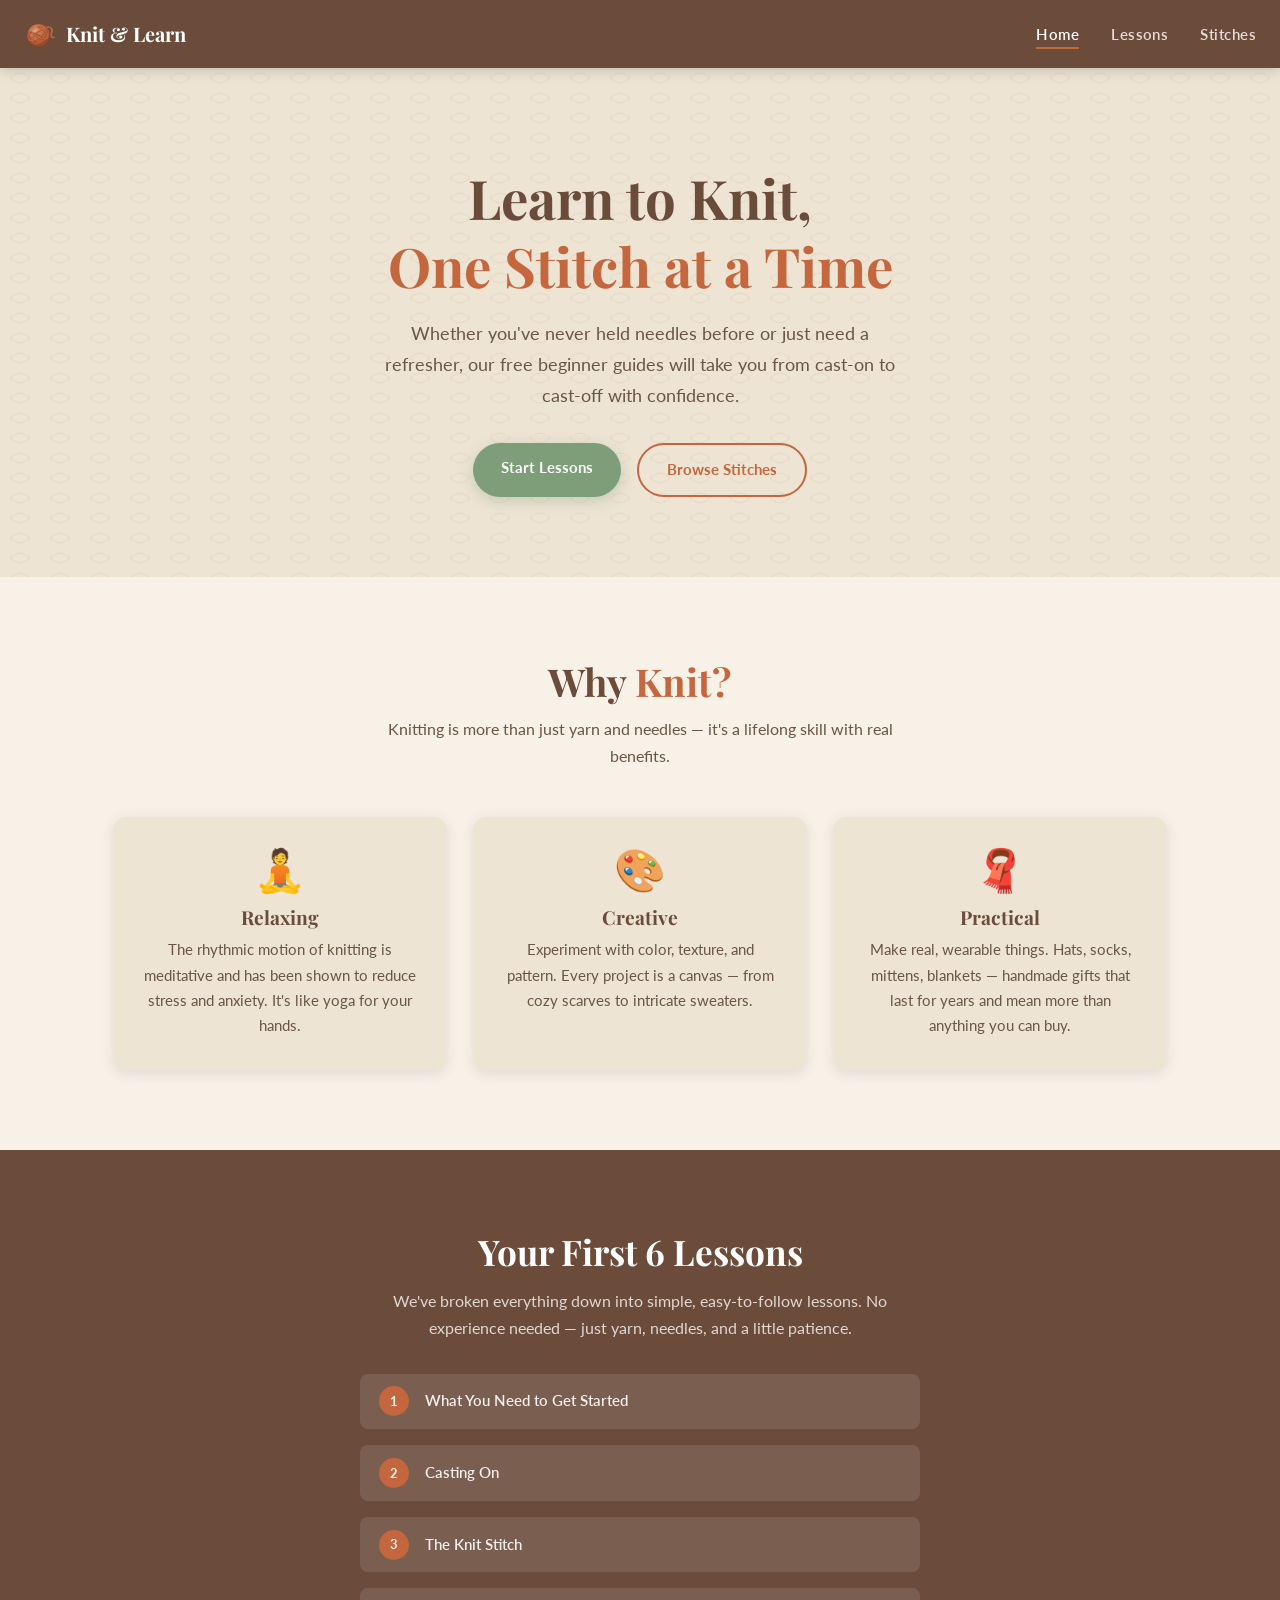
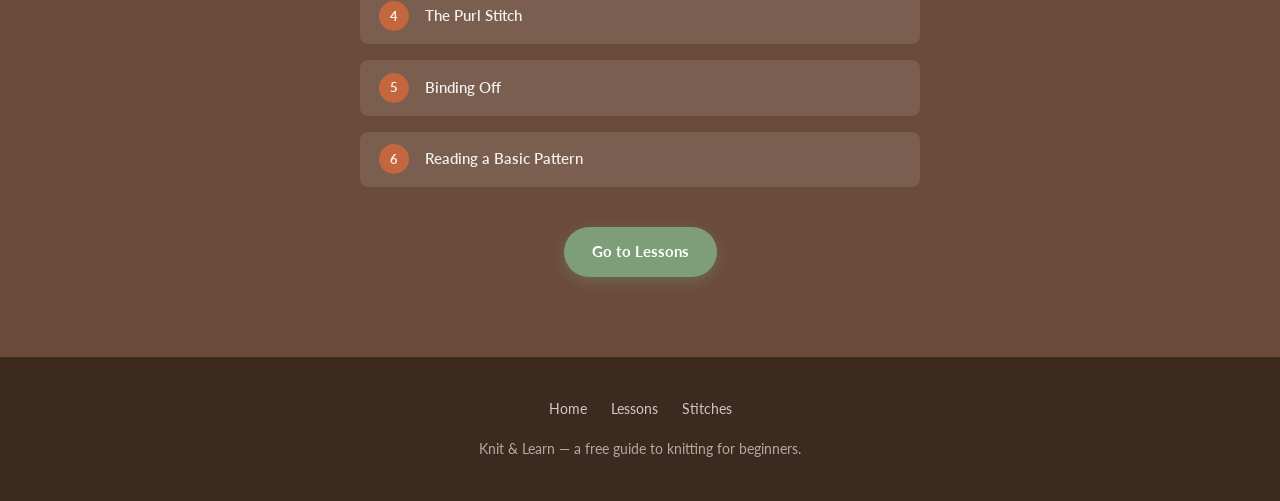
<file: index.html>
<!DOCTYPE html>
<html lang="en">
<head>
  <meta charset="UTF-8">
  <meta name="viewport" content="width=device-width, initial-scale=1.0">
  <title>Knit & Learn — Learn to Knit from Scratch</title>
  <link rel="icon" href="favicon.svg" type="image/svg+xml">
  <link rel="apple-touch-icon" href="apple-touch-icon.png">
  <link rel="preconnect" href="https://fonts.googleapis.com">
  <link rel="preconnect" href="https://fonts.gstatic.com" crossorigin>
  <link href="https://fonts.googleapis.com/css2?family=Playfair+Display:ital,wght@0,400;0,700;1,400&family=Lato:wght@400;600;700&display=swap" rel="stylesheet">
  <link rel="stylesheet" href="styles.css">
</head>
<body>

<!-- ── NAVIGATION ── -->
<nav>
  <div class="nav-inner">
    <a href="index.html" class="nav-logo" aria-label="Knit &amp; Learn home">
      <svg viewBox="0 0 48 48" fill="none" xmlns="http://www.w3.org/2000/svg" aria-hidden="true">
        <defs>
          <radialGradient id="yarnBall" cx="36%" cy="30%" r="72%">
            <stop offset="0%" stop-color="#e08b5f"/>
            <stop offset="55%" stop-color="#c4663e"/>
            <stop offset="100%" stop-color="#8e4526"/>
          </radialGradient>
          <clipPath id="yarnClip"><circle cx="22" cy="26" r="17"/></clipPath>
        </defs>
        <!-- loose strand trailing from the ball -->
        <path d="M33 14 C41 12 44 18 41 23 C39 27 42 30 45 29" stroke="#c4663e" stroke-width="2.4" stroke-linecap="round" fill="none"/>
        <circle cx="22" cy="26" r="17" fill="url(#yarnBall)"/>
        <!-- wound strands: offset bundles, the way yarn actually lies on a ball -->
        <g clip-path="url(#yarnClip)" fill="none" stroke-linecap="round">
          <g stroke="#9d4b28" stroke-width="2.1" opacity=".8">
            <ellipse cx="18" cy="24" rx="15" ry="8" transform="rotate(-38 18 24)"/>
            <ellipse cx="25" cy="28" rx="15" ry="8" transform="rotate(-38 25 28)"/>
            <ellipse cx="24" cy="23" rx="14" ry="7" transform="rotate(34 24 23)"/>
            <ellipse cx="19" cy="31" rx="14" ry="6" transform="rotate(34 19 31)"/>
          </g>
          <g stroke="#eda877" stroke-width=".8" opacity=".5">
            <ellipse cx="18" cy="23.1" rx="15" ry="8" transform="rotate(-38 18 23.1)"/>
            <ellipse cx="25" cy="27.1" rx="15" ry="8" transform="rotate(-38 25 27.1)"/>
            <ellipse cx="24" cy="22.1" rx="14" ry="7" transform="rotate(34 24 22.1)"/>
          </g>
        </g>
        <!-- highlight and rim keep it from looking flat -->
        <ellipse cx="15.5" cy="17.5" rx="5.6" ry="3.6" transform="rotate(-34 15.5 17.5)" fill="#fff" opacity=".2"/>
        <circle cx="22" cy="26" r="17" stroke="#7d3c20" stroke-width="1" opacity=".4"/>
      </svg>
      Knit &amp; Learn
    </a>

    <ul class="nav-links">
      <li><a href="index.html">Home</a></li>
      <li><a href="lessons.html">Lessons</a></li>
      <li><a href="stitches.html">Stitches</a></li>
    </ul>

    <button class="nav-hamburger" aria-label="Toggle menu" aria-expanded="false">
      <span></span><span></span><span></span>
    </button>
  </div>
</nav>

<!-- ── HERO ── -->
<section class="hero">
  <div class="hero-content">
    <h1>Learn to Knit,<br><span>One Stitch at a Time</span></h1>
    <p>Whether you've never held needles before or just need a refresher, our free beginner guides will take you from cast-on to cast-off with confidence.</p>
    <div class="hero-btns">
      <a href="lessons.html" class="btn btn-primary">Start Lessons</a>
      <a href="stitches.html" class="btn btn-outline">Browse Stitches</a>
    </div>
  </div>
</section>

<!-- ── WHY KNIT ── -->
<section class="features">
  <div class="container">
    <div class="sec-head">
      <h2>Why <span>Knit?</span></h2>
      <p>Knitting is more than just yarn and needles — it's a lifelong skill with real benefits.</p>
    </div>

    <div class="feature-grid">
      <div class="feature-card reveal">
        <div class="feature-icon">🧘</div>
        <h3>Relaxing</h3>
        <p>The rhythmic motion of knitting is meditative and has been shown to reduce stress and anxiety. It's like yoga for your hands.</p>
      </div>
      <div class="feature-card reveal">
        <div class="feature-icon">🎨</div>
        <h3>Creative</h3>
        <p>Experiment with color, texture, and pattern. Every project is a canvas — from cozy scarves to intricate sweaters.</p>
      </div>
      <div class="feature-card reveal">
        <div class="feature-icon">🧣</div>
        <h3>Practical</h3>
        <p>Make real, wearable things. Hats, socks, mittens, blankets — handmade gifts that last for years and mean more than anything you can buy.</p>
      </div>
    </div>
  </div>
</section>

<!-- ── GET STARTED PREVIEW ── -->
<section class="get-started">
  <div class="container">
    <h2>Your First 6 Lessons</h2>
    <p>We've broken everything down into simple, easy-to-follow lessons. No experience needed — just yarn, needles, and a little patience.</p>

    <div class="lesson-preview">
      <div class="preview-item reveal"><span class="preview-num">1</span> What You Need to Get Started</div>
      <div class="preview-item reveal"><span class="preview-num">2</span> Casting On</div>
      <div class="preview-item reveal"><span class="preview-num">3</span> The Knit Stitch</div>
      <div class="preview-item reveal"><span class="preview-num">4</span> The Purl Stitch</div>
      <div class="preview-item reveal"><span class="preview-num">5</span> Binding Off</div>
      <div class="preview-item reveal"><span class="preview-num">6</span> Reading a Basic Pattern</div>
    </div>

    <a href="lessons.html" class="btn btn-primary">Go to Lessons</a>
  </div>
</section>

<!-- ── FOOTER ── -->
<footer>
  <ul class="footer-links">
    <li><a href="index.html">Home</a></li>
    <li><a href="lessons.html">Lessons</a></li>
    <li><a href="stitches.html">Stitches</a></li>
  </ul>
  <p>Knit &amp; Learn &mdash; a free guide to knitting for beginners.</p>
</footer>

<script src="main.js"></script>
</body>
</html>
</file>
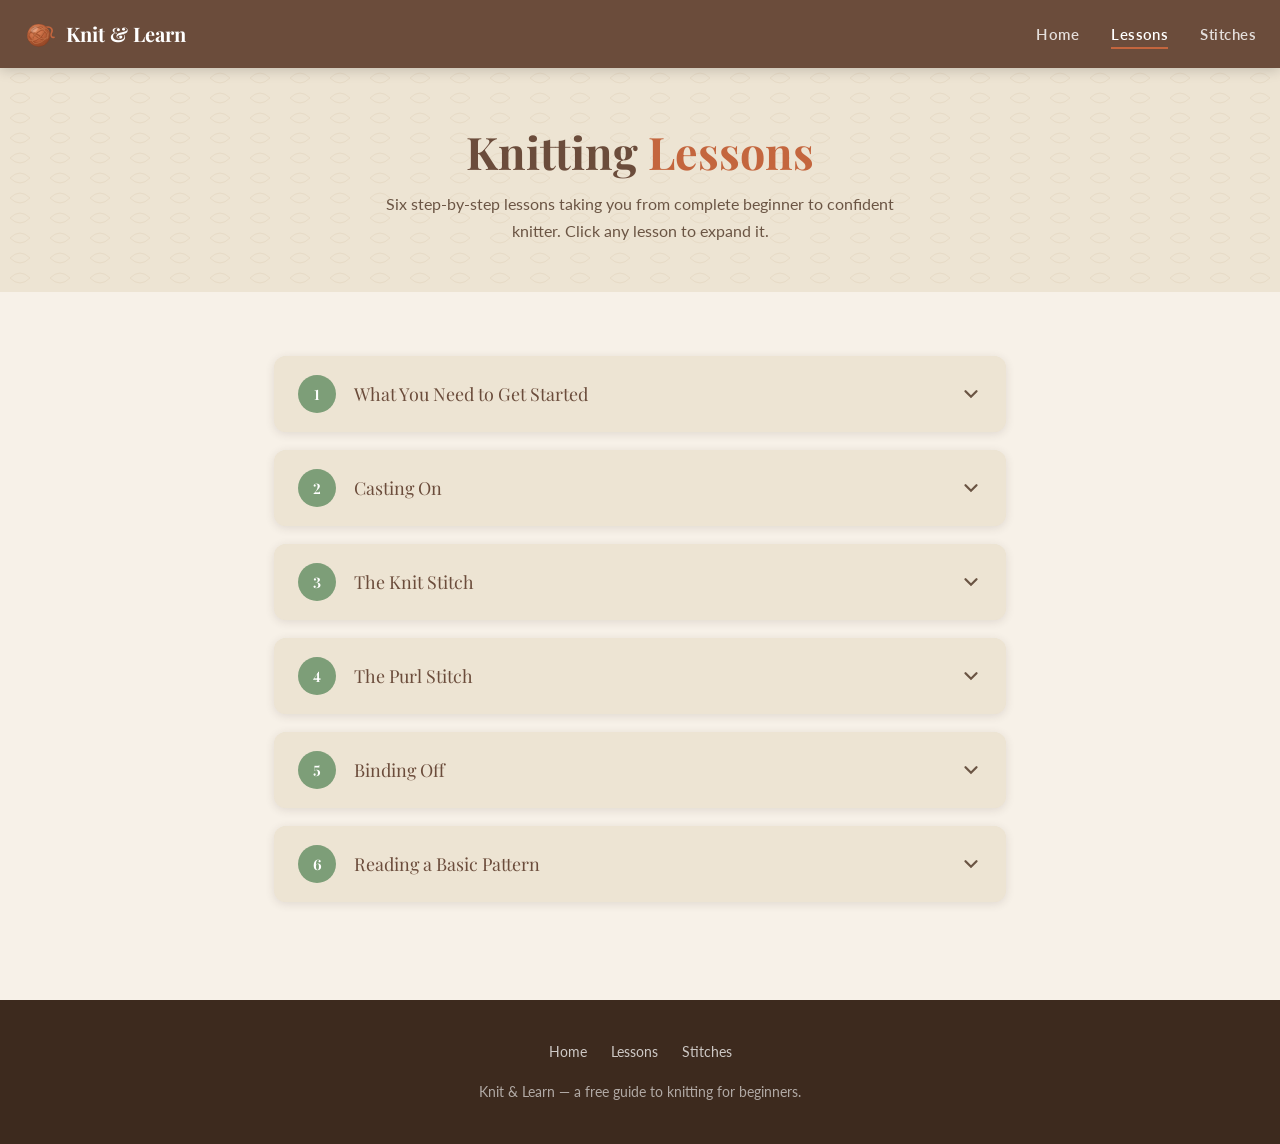
<file: lessons.html>
<!DOCTYPE html>
<html lang="en">
<head>
  <meta charset="UTF-8">
  <meta name="viewport" content="width=device-width, initial-scale=1.0">
  <title>Beginner Lessons — Knit &amp; Learn</title>
  <link rel="icon" href="favicon.svg" type="image/svg+xml">
  <link rel="apple-touch-icon" href="apple-touch-icon.png">
  <link rel="preconnect" href="https://fonts.googleapis.com">
  <link rel="preconnect" href="https://fonts.gstatic.com" crossorigin>
  <link href="https://fonts.googleapis.com/css2?family=Playfair+Display:ital,wght@0,400;0,700;1,400&family=Lato:wght@400;600;700&display=swap" rel="stylesheet">
  <link rel="stylesheet" href="styles.css">
</head>
<body>

<!-- ── NAVIGATION ── -->
<nav>
  <div class="nav-inner">
    <a href="index.html" class="nav-logo" aria-label="Knit &amp; Learn home">
      <svg viewBox="0 0 48 48" fill="none" xmlns="http://www.w3.org/2000/svg" aria-hidden="true">
        <defs>
          <radialGradient id="yarnBall" cx="36%" cy="30%" r="72%">
            <stop offset="0%" stop-color="#e08b5f"/>
            <stop offset="55%" stop-color="#c4663e"/>
            <stop offset="100%" stop-color="#8e4526"/>
          </radialGradient>
          <clipPath id="yarnClip"><circle cx="22" cy="26" r="17"/></clipPath>
        </defs>
        <!-- loose strand trailing from the ball -->
        <path d="M33 14 C41 12 44 18 41 23 C39 27 42 30 45 29" stroke="#c4663e" stroke-width="2.4" stroke-linecap="round" fill="none"/>
        <circle cx="22" cy="26" r="17" fill="url(#yarnBall)"/>
        <!-- wound strands: offset bundles, the way yarn actually lies on a ball -->
        <g clip-path="url(#yarnClip)" fill="none" stroke-linecap="round">
          <g stroke="#9d4b28" stroke-width="2.1" opacity=".8">
            <ellipse cx="18" cy="24" rx="15" ry="8" transform="rotate(-38 18 24)"/>
            <ellipse cx="25" cy="28" rx="15" ry="8" transform="rotate(-38 25 28)"/>
            <ellipse cx="24" cy="23" rx="14" ry="7" transform="rotate(34 24 23)"/>
            <ellipse cx="19" cy="31" rx="14" ry="6" transform="rotate(34 19 31)"/>
          </g>
          <g stroke="#eda877" stroke-width=".8" opacity=".5">
            <ellipse cx="18" cy="23.1" rx="15" ry="8" transform="rotate(-38 18 23.1)"/>
            <ellipse cx="25" cy="27.1" rx="15" ry="8" transform="rotate(-38 25 27.1)"/>
            <ellipse cx="24" cy="22.1" rx="14" ry="7" transform="rotate(34 24 22.1)"/>
          </g>
        </g>
        <!-- highlight and rim keep it from looking flat -->
        <ellipse cx="15.5" cy="17.5" rx="5.6" ry="3.6" transform="rotate(-34 15.5 17.5)" fill="#fff" opacity=".2"/>
        <circle cx="22" cy="26" r="17" stroke="#7d3c20" stroke-width="1" opacity=".4"/>
      </svg>
      Knit &amp; Learn
    </a>
    <ul class="nav-links">
      <li><a href="index.html">Home</a></li>
      <li><a href="lessons.html">Lessons</a></li>
      <li><a href="stitches.html">Stitches</a></li>
    </ul>
    <button class="nav-hamburger" aria-label="Toggle menu" aria-expanded="false">
      <span></span><span></span><span></span>
    </button>
  </div>
</nav>

<!-- ── PAGE HERO ── -->
<div class="page-hero">
  <div class="container">
    <h1>Knitting <span>Lessons</span></h1>
    <p>Six step-by-step lessons taking you from complete beginner to confident knitter. Click any lesson to expand it.</p>
  </div>
</div>

<!-- ── LESSONS ── -->
<section class="lessons-section">
  <div class="container" style="max-width: 780px;">

    <!-- Lesson 1 -->
    <div class="lesson-card reveal">
      <div class="lesson-header" role="button" tabindex="0" aria-expanded="false">
        <div class="lesson-num">1</div>
        <div class="lesson-title">What You Need to Get Started</div>
        <svg class="lesson-chevron" viewBox="0 0 24 24" fill="none" stroke="currentColor" stroke-width="2.5" stroke-linecap="round">
          <polyline points="6 9 12 15 18 9"/>
        </svg>
      </div>
      <div class="lesson-body">
        <div class="lesson-content">
          <h4>Materials</h4>
          <p>Before your first stitch, gather these basics.</p>

          <div class="supplies-grid">
            <div class="supply-card">
              <strong>Knitting Needles</strong>
              <p>1 set of knitting needles.</p>
            </div>
            <div class="supply-card">
              <strong>Yarn</strong>
              <p>At least a mini skein of yarn.</p>
            </div>
            <div class="supply-card">
              <strong>Scissors</strong>
              <p>Any scissors for cutting yarn.</p>
            </div>
            <div class="supply-card">
              <strong>Point Protectors</strong>
              <p>Optional but recommended, to keep stitches from slipping off the needle when you are not knitting.</p>
            </div>
            <div class="supply-card">
              <strong>Pencil and Paper</strong>
              <p>Only if you are using a combination of knit and purl stitches.</p>
            </div>
          </div>
        </div>
      </div>
    </div>

    <!-- Lesson 2 -->
    <div class="lesson-card reveal">
      <div class="lesson-header" role="button" tabindex="0" aria-expanded="false">
        <div class="lesson-num">2</div>
        <div class="lesson-title">Casting On</div>
        <svg class="lesson-chevron" viewBox="0 0 24 24" fill="none" stroke="currentColor" stroke-width="2.5" stroke-linecap="round">
          <polyline points="6 9 12 15 18 9"/>
        </svg>
      </div>
      <div class="lesson-body">
        <div class="lesson-content">
          <h4>What is Casting On?</h4>
          <p>Casting on puts the first loops on your needle. These loops become the foundation of your knitting. Knitting is worked in <strong>rows</strong>: one row is a pass across all the stitches on your needle. The cast-on itself isn't counted as a row, so your first row is the first one you knit.</p>

          <h4>How to Cast On</h4>
          <ol class="steps-list">
            <li>Tie a slip knot by pinching a crossed loop, leaving 2-4 inches on the end and pulling the yarn attached to the ball over the end and through the loop, creating a new loop.</li>
            <li>Put the new loop on one needle, tighten it slightly, and put that needle in your non-dominant hand.</li>
            <li>Stick your dominant needle upwards into the top loop to the back.</li>
            <li>Wrap your dominant needle around the yarn attached to the ball once while it is wrapped around your non-dominant pointer finger behind your project.</li>
            <li>Take the wrap out of the loop you stuck your dominant needle through.</li>
            <li>Transfer the new loop bottom first onto your non-dominant needle.</li>
            <li>Repeat steps 3-6 until you reach your desired width.</li>
          </ol>

          <div class="tip-box">
            <strong>Tip:</strong> To keep your tension just right, you should feel the yarn gently tugging on your pointer finger. Most importantly, hold the needles with the tips up.
          </div>
        </div>
      </div>
    </div>

    <!-- Lesson 3 -->
    <div class="lesson-card reveal">
      <div class="lesson-header" role="button" tabindex="0" aria-expanded="false">
        <div class="lesson-num">3</div>
        <div class="lesson-title">The Knit Stitch</div>
        <svg class="lesson-chevron" viewBox="0 0 24 24" fill="none" stroke="currentColor" stroke-width="2.5" stroke-linecap="round">
          <polyline points="6 9 12 15 18 9"/>
        </svg>
      </div>
      <div class="lesson-body">
        <div class="lesson-content">
          <h4>The Foundation of Knitting</h4>
          <p>The knit stitch (abbreviated <strong>k</strong> in patterns) is the most fundamental knitting movement. All the knit stitch is, is casting-on, but instead of slipping the new loop onto your non-dominant needle, slip the top loop off your non-dominant needle.</p>

          <p>Knitting one row means moving every stitch from one needle to the other. When a row is finished, you <strong>turn</strong> your work: swap the needles between your hands so the full needle is in your non-dominant hand, ready to begin the next row.</p>

          <h4>How to Knit</h4>
          <ol class="steps-list">
            <li>Stick your dominant needle upwards into the top loop to the back.</li>
            <li>Wrap your dominant needle around the yarn attached to the ball once while it is wrapped around your non-dominant pointer finger behind your project.</li>
            <li>Take the wrap out of the loop you stuck your dominant needle through.</li>
            <li>Instead of slipping the new loop onto your non-dominant needle, slip the top loop off your non-dominant needle.</li>
            <li>Repeat across all stitches. When all stitches have moved to the dominant needle, turn your work and start again.</li>
          </ol>

          <div class="tip-box">
            <strong>Tip:</strong> If you knit every single row, the fabric you make is called <strong>Garter Stitch</strong> — it creates a bumpy, squishy texture that lies flat. Perfect for a first scarf or dishcloth!
          </div>
        </div>
      </div>
    </div>

    <!-- Lesson 4 -->
    <div class="lesson-card reveal">
      <div class="lesson-header" role="button" tabindex="0" aria-expanded="false">
        <div class="lesson-num">4</div>
        <div class="lesson-title">The Purl Stitch</div>
        <svg class="lesson-chevron" viewBox="0 0 24 24" fill="none" stroke="currentColor" stroke-width="2.5" stroke-linecap="round">
          <polyline points="6 9 12 15 18 9"/>
        </svg>
      </div>
      <div class="lesson-body">
        <div class="lesson-content">
          <h4>The Knit Stitch's Mirror</h4>
          <p>The purl stitch (abbreviated <strong>p</strong>) is essentially a knit stitch worked in reverse. Together, knit and purl stitches are the two building blocks of almost all knitting patterns.</p>

          <h4>How to Purl</h4>
          <ol class="steps-list">
            <li>Move the yarn through the middle of your needles to the front of the project.</li>
            <li>Stick your dominant needle downwards to the front of your project.</li>
            <li>Do the rest of the stitch normally (wrap, pull through, slip off).</li>
          </ol>

          <h4>Knit + Purl Together</h4>
          <p>When you knit one row and purl the next row, alternating back and forth, the result is called <strong>Stockinette stitch</strong> — the classic smooth "V" fabric you see on T-shirts and store-bought sweaters.</p>

          <div class="tip-box">
            <strong>Tip:</strong> If you are using a combination of knit and purl stitches, keep a pencil and paper handy to track which row you are on.
          </div>
        </div>
      </div>
    </div>

    <!-- Lesson 5 -->
    <div class="lesson-card reveal">
      <div class="lesson-header" role="button" tabindex="0" aria-expanded="false">
        <div class="lesson-num">5</div>
        <div class="lesson-title">Binding Off</div>
        <svg class="lesson-chevron" viewBox="0 0 24 24" fill="none" stroke="currentColor" stroke-width="2.5" stroke-linecap="round">
          <polyline points="6 9 12 15 18 9"/>
        </svg>
      </div>
      <div class="lesson-body">
        <div class="lesson-content">
          <h4>Finishing Your Work</h4>
          <p>Binding off (also called "casting off") secures your stitches so your knitting doesn't unravel. It creates the finished edge at the end of your project.</p>

          <h4>How to Cast Off</h4>
          <ol class="steps-list">
            <li>Knit two stitches.</li>
            <li>Pull the bottom loop over the top loop and off your dominant needle.</li>
            <li>Knit one more stitch, and pull the bottom loop off again.</li>
            <li>Repeat until you have one loop left.</li>
            <li>When you have one loop left, loosen the loop, take it off your needle, cut the yarn, leaving about the same amount on the end, and pull the yarn through the last loop.</li>
          </ol>

          <h4>Casting Off in Pattern</h4>
          <p>Some patterns tell you to cast off "in pattern." That means you keep following the stitch pattern while you bind off. This keeps ribbing and other textured stitches looking the same all the way to the edge. If a pattern just says to cast off, knit every stitch as described above.</p>

          <div class="tip-box">
            <strong>Tip:</strong> If you want to add more stitches, just cast-on, but if you want to remove them, knit through two stitches and slip them both off.
          </div>
        </div>
      </div>
    </div>

    <!-- Lesson 6 -->
    <div class="lesson-card reveal">
      <div class="lesson-header" role="button" tabindex="0" aria-expanded="false">
        <div class="lesson-num">6</div>
        <div class="lesson-title">Reading a Basic Pattern</div>
        <svg class="lesson-chevron" viewBox="0 0 24 24" fill="none" stroke="currentColor" stroke-width="2.5" stroke-linecap="round">
          <polyline points="6 9 12 15 18 9"/>
        </svg>
      </div>
      <div class="lesson-body">
        <div class="lesson-content">
          <h4>Pattern Abbreviations</h4>
          <p>Knitting patterns use shorthand so instructions stay concise. Here are the most common ones you'll see in beginner patterns:</p>

          <table class="abbr-table">
            <thead>
              <tr><th>Abbreviation</th><th>Meaning</th></tr>
            </thead>
            <tbody>
              <tr><td><strong>k</strong></td><td>knit</td></tr>
              <tr><td><strong>p</strong></td><td>purl</td></tr>
              <tr><td><strong>co</strong></td><td>cast on</td></tr>
              <tr><td><strong>bo</strong></td><td>bind off</td></tr>
              <tr><td><strong>st(s)</strong></td><td>stitch(es)</td></tr>
              <tr><td><strong>rep</strong></td><td>repeat</td></tr>
              <tr><td><strong>RS / WS</strong></td><td>right side / wrong side &#40;odd numbered rows / even numbered rows&#41;</td></tr>
              <tr><td><strong>yo</strong></td><td>yarn over (creates a hole / decorative increase)</td></tr>
              <tr><td><strong>k2tog</strong></td><td>knit 2 stitches together (decrease)</td></tr>
              <tr><td><strong>pm</strong></td><td>place marker</td></tr>
            </tbody>
          </table>

          <h4>Understanding Gauge</h4>
          <p>Gauge tells you how many stitches and rows fit into a 4x4 inch square with specific yarn and needle size. Matching gauge ensures your finished piece is the right size. For practice swatches, don't worry about it — just knit!</p>

          <h4>Reading Repeats</h4>
          <p>When you see an asterisk <strong>*</strong> or brackets <strong>[ ]</strong>, it means repeat those stitches. For example:</p>
          <p><em>* k2, p2; rep from * to end</em> means: knit 2, purl 2, knit 2, purl 2… all the way to the end of the row. That's 2×2 ribbing!</p>

          <div class="tip-box">
            <strong>Your first project idea:</strong> Cast on 20 stitches of worsted weight yarn. Knit every row for about 8 inches. Bind off. You've made a swatch — or the beginning of a dishcloth! Aim for something small and rectangular to start.
          </div>
        </div>
      </div>
    </div>

  </div><!-- /container -->
</section>

<!-- ── FOOTER ── -->
<footer>
  <ul class="footer-links">
    <li><a href="index.html">Home</a></li>
    <li><a href="lessons.html">Lessons</a></li>
    <li><a href="stitches.html">Stitches</a></li>
  </ul>
  <p>Knit &amp; Learn &mdash; a free guide to knitting for beginners.</p>
</footer>

<script src="main.js"></script>
<script>
  // Keyboard accessibility for accordion headers
  document.querySelectorAll('.lesson-header').forEach(header => {
    header.addEventListener('keydown', e => {
      if (e.key === 'Enter' || e.key === ' ') {
        e.preventDefault();
        header.click();
      }
    });
    // Update aria-expanded when card opens/closes
    const card = header.closest('.lesson-card');
    const obs = new MutationObserver(() => {
      header.setAttribute('aria-expanded', card.classList.contains('open'));
    });
    obs.observe(card, { attributes: true, attributeFilter: ['class'] });
  });
</script>
</body>
</html>
</file>
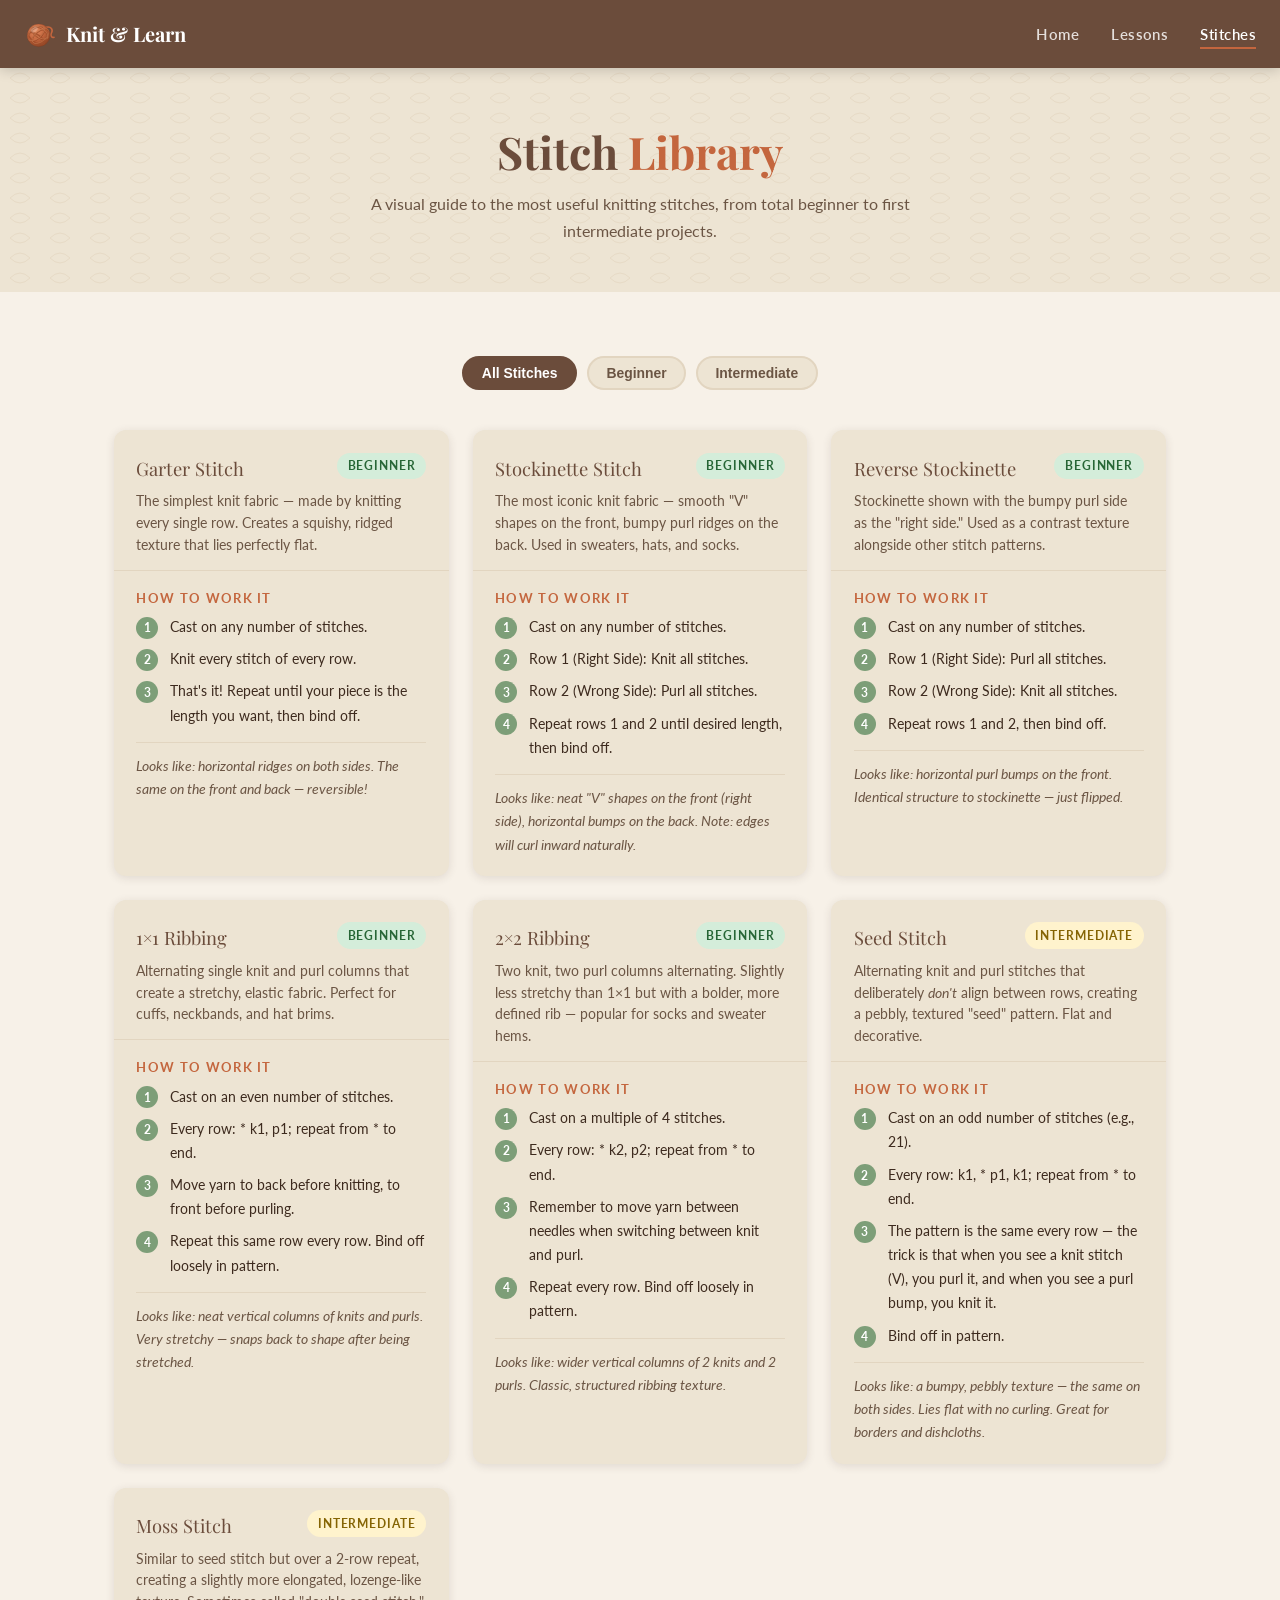
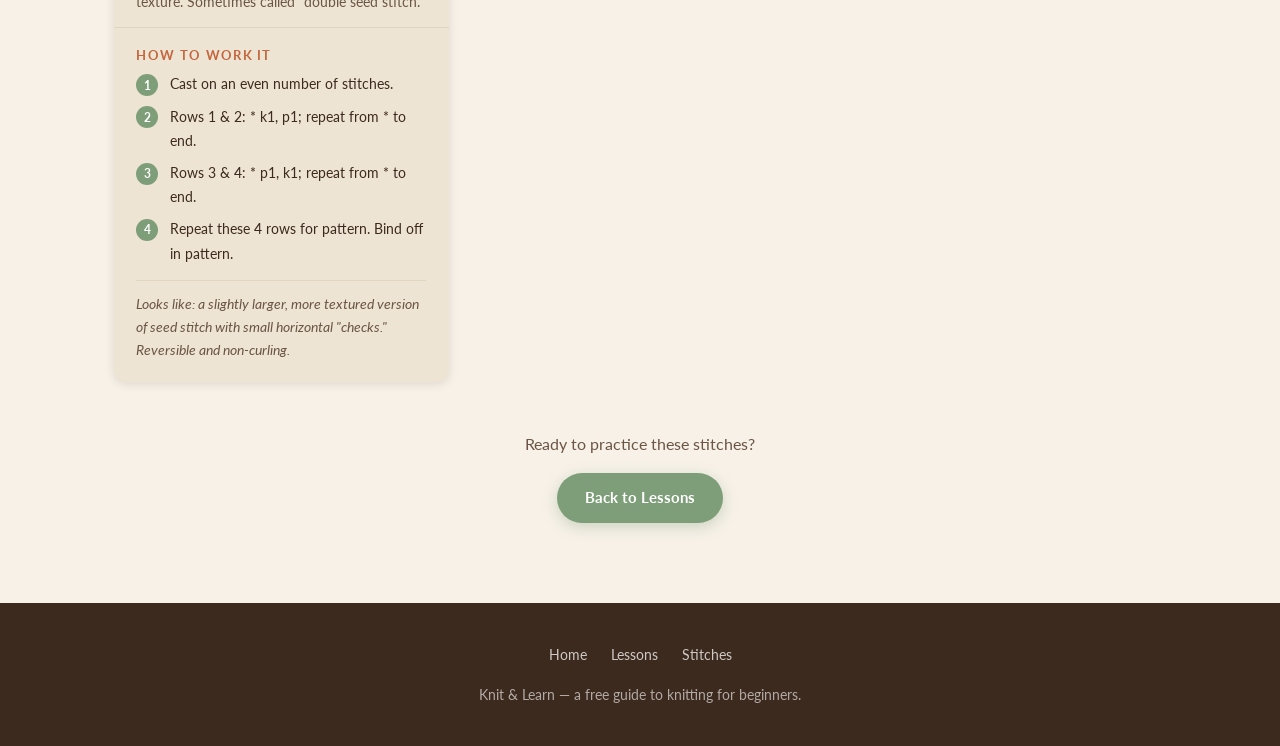
<file: stitches.html>
<!DOCTYPE html>
<html lang="en">
<head>
  <meta charset="UTF-8">
  <meta name="viewport" content="width=device-width, initial-scale=1.0">
  <title>Stitch Library — Knit &amp; Learn</title>
  <link rel="icon" href="favicon.svg" type="image/svg+xml">
  <link rel="apple-touch-icon" href="apple-touch-icon.png">
  <link rel="preconnect" href="https://fonts.googleapis.com">
  <link rel="preconnect" href="https://fonts.gstatic.com" crossorigin>
  <link href="https://fonts.googleapis.com/css2?family=Playfair+Display:ital,wght@0,400;0,700;1,400&family=Lato:wght@400;600;700&display=swap" rel="stylesheet">
  <link rel="stylesheet" href="styles.css">
</head>
<body>

<!-- ── NAVIGATION ── -->
<nav>
  <div class="nav-inner">
    <a href="index.html" class="nav-logo" aria-label="Knit &amp; Learn home">
      <svg viewBox="0 0 48 48" fill="none" xmlns="http://www.w3.org/2000/svg" aria-hidden="true">
        <defs>
          <radialGradient id="yarnBall" cx="36%" cy="30%" r="72%">
            <stop offset="0%" stop-color="#e08b5f"/>
            <stop offset="55%" stop-color="#c4663e"/>
            <stop offset="100%" stop-color="#8e4526"/>
          </radialGradient>
          <clipPath id="yarnClip"><circle cx="22" cy="26" r="17"/></clipPath>
        </defs>
        <!-- loose strand trailing from the ball -->
        <path d="M33 14 C41 12 44 18 41 23 C39 27 42 30 45 29" stroke="#c4663e" stroke-width="2.4" stroke-linecap="round" fill="none"/>
        <circle cx="22" cy="26" r="17" fill="url(#yarnBall)"/>
        <!-- wound strands: offset bundles, the way yarn actually lies on a ball -->
        <g clip-path="url(#yarnClip)" fill="none" stroke-linecap="round">
          <g stroke="#9d4b28" stroke-width="2.1" opacity=".8">
            <ellipse cx="18" cy="24" rx="15" ry="8" transform="rotate(-38 18 24)"/>
            <ellipse cx="25" cy="28" rx="15" ry="8" transform="rotate(-38 25 28)"/>
            <ellipse cx="24" cy="23" rx="14" ry="7" transform="rotate(34 24 23)"/>
            <ellipse cx="19" cy="31" rx="14" ry="6" transform="rotate(34 19 31)"/>
          </g>
          <g stroke="#eda877" stroke-width=".8" opacity=".5">
            <ellipse cx="18" cy="23.1" rx="15" ry="8" transform="rotate(-38 18 23.1)"/>
            <ellipse cx="25" cy="27.1" rx="15" ry="8" transform="rotate(-38 25 27.1)"/>
            <ellipse cx="24" cy="22.1" rx="14" ry="7" transform="rotate(34 24 22.1)"/>
          </g>
        </g>
        <!-- highlight and rim keep it from looking flat -->
        <ellipse cx="15.5" cy="17.5" rx="5.6" ry="3.6" transform="rotate(-34 15.5 17.5)" fill="#fff" opacity=".2"/>
        <circle cx="22" cy="26" r="17" stroke="#7d3c20" stroke-width="1" opacity=".4"/>
      </svg>
      Knit &amp; Learn
    </a>
    <ul class="nav-links">
      <li><a href="index.html">Home</a></li>
      <li><a href="lessons.html">Lessons</a></li>
      <li><a href="stitches.html">Stitches</a></li>
    </ul>
    <button class="nav-hamburger" aria-label="Toggle menu" aria-expanded="false">
      <span></span><span></span><span></span>
    </button>
  </div>
</nav>

<!-- ── PAGE HERO ── -->
<div class="page-hero">
  <div class="container">
    <h1>Stitch <span>Library</span></h1>
    <p>A visual guide to the most useful knitting stitches, from total beginner to first intermediate projects.</p>
  </div>
</div>

<!-- ── STITCHES ── -->
<section class="stitches-section">
  <div class="container">

    <!-- Filter bar -->
    <div class="filter-bar">
      <button class="filter-btn active" data-filter="all">All Stitches</button>
      <button class="filter-btn" data-filter="beginner">Beginner</button>
      <button class="filter-btn" data-filter="intermediate">Intermediate</button>
    </div>

    <div class="stitches-grid">

      <!-- Garter Stitch -->
      <div class="stitch-card reveal" data-level="beginner">
        <div class="stitch-top">
          <div class="stitch-name-row">
            <div class="stitch-name">Garter Stitch</div>
            <span class="badge badge-beginner">Beginner</span>
          </div>
          <p class="stitch-desc">The simplest knit fabric — made by knitting every single row. Creates a squishy, ridged texture that lies perfectly flat.</p>
        </div>
        <div class="stitch-body">
          <h4>How to Work It</h4>
          <ol class="stitch-steps">
            <li>Cast on any number of stitches.</li>
            <li>Knit every stitch of every row.</li>
            <li>That's it! Repeat until your piece is the length you want, then bind off.</li>
          </ol>
          <p class="appearance-note">Looks like: horizontal ridges on both sides. The same on the front and back — reversible!</p>
        </div>
      </div>

      <!-- Stockinette -->
      <div class="stitch-card reveal" data-level="beginner">
        <div class="stitch-top">
          <div class="stitch-name-row">
            <div class="stitch-name">Stockinette Stitch</div>
            <span class="badge badge-beginner">Beginner</span>
          </div>
          <p class="stitch-desc">The most iconic knit fabric — smooth "V" shapes on the front, bumpy purl ridges on the back. Used in sweaters, hats, and socks.</p>
        </div>
        <div class="stitch-body">
          <h4>How to Work It</h4>
          <ol class="stitch-steps">
            <li>Cast on any number of stitches.</li>
            <li>Row 1 (Right Side): Knit all stitches.</li>
            <li>Row 2 (Wrong Side): Purl all stitches.</li>
            <li>Repeat rows 1 and 2 until desired length, then bind off.</li>
          </ol>
          <p class="appearance-note">Looks like: neat "V" shapes on the front (right side), horizontal bumps on the back. Note: edges will curl inward naturally.</p>
        </div>
      </div>

      <!-- Reverse Stockinette -->
      <div class="stitch-card reveal" data-level="beginner">
        <div class="stitch-top">
          <div class="stitch-name-row">
            <div class="stitch-name">Reverse Stockinette</div>
            <span class="badge badge-beginner">Beginner</span>
          </div>
          <p class="stitch-desc">Stockinette shown with the bumpy purl side as the "right side." Used as a contrast texture alongside other stitch patterns.</p>
        </div>
        <div class="stitch-body">
          <h4>How to Work It</h4>
          <ol class="stitch-steps">
            <li>Cast on any number of stitches.</li>
            <li>Row 1 (Right Side): Purl all stitches.</li>
            <li>Row 2 (Wrong Side): Knit all stitches.</li>
            <li>Repeat rows 1 and 2, then bind off.</li>
          </ol>
          <p class="appearance-note">Looks like: horizontal purl bumps on the front. Identical structure to stockinette — just flipped.</p>
        </div>
      </div>

      <!-- 1x1 Ribbing -->
      <div class="stitch-card reveal" data-level="beginner">
        <div class="stitch-top">
          <div class="stitch-name-row">
            <div class="stitch-name">1×1 Ribbing</div>
            <span class="badge badge-beginner">Beginner</span>
          </div>
          <p class="stitch-desc">Alternating single knit and purl columns that create a stretchy, elastic fabric. Perfect for cuffs, neckbands, and hat brims.</p>
        </div>
        <div class="stitch-body">
          <h4>How to Work It</h4>
          <ol class="stitch-steps">
            <li>Cast on an even number of stitches.</li>
            <li>Every row: * k1, p1; repeat from * to end.</li>
            <li>Move yarn to back before knitting, to front before purling.</li>
            <li>Repeat this same row every row. Bind off loosely in pattern.</li>
          </ol>
          <p class="appearance-note">Looks like: neat vertical columns of knits and purls. Very stretchy — snaps back to shape after being stretched.</p>
        </div>
      </div>

      <!-- 2x2 Ribbing -->
      <div class="stitch-card reveal" data-level="beginner">
        <div class="stitch-top">
          <div class="stitch-name-row">
            <div class="stitch-name">2×2 Ribbing</div>
            <span class="badge badge-beginner">Beginner</span>
          </div>
          <p class="stitch-desc">Two knit, two purl columns alternating. Slightly less stretchy than 1×1 but with a bolder, more defined rib — popular for socks and sweater hems.</p>
        </div>
        <div class="stitch-body">
          <h4>How to Work It</h4>
          <ol class="stitch-steps">
            <li>Cast on a multiple of 4 stitches.</li>
            <li>Every row: * k2, p2; repeat from * to end.</li>
            <li>Remember to move yarn between needles when switching between knit and purl.</li>
            <li>Repeat every row. Bind off loosely in pattern.</li>
          </ol>
          <p class="appearance-note">Looks like: wider vertical columns of 2 knits and 2 purls. Classic, structured ribbing texture.</p>
        </div>
      </div>

      <!-- Seed Stitch -->
      <div class="stitch-card reveal" data-level="intermediate">
        <div class="stitch-top">
          <div class="stitch-name-row">
            <div class="stitch-name">Seed Stitch</div>
            <span class="badge badge-intermediate">Intermediate</span>
          </div>
          <p class="stitch-desc">Alternating knit and purl stitches that deliberately <em>don't</em> align between rows, creating a pebbly, textured "seed" pattern. Flat and decorative.</p>
        </div>
        <div class="stitch-body">
          <h4>How to Work It</h4>
          <ol class="stitch-steps">
            <li>Cast on an odd number of stitches (e.g., 21).</li>
            <li>Every row: k1, * p1, k1; repeat from * to end.</li>
            <li>The pattern is the same every row — the trick is that when you see a knit stitch (V), you purl it, and when you see a purl bump, you knit it.</li>
            <li>Bind off in pattern.</li>
          </ol>
          <p class="appearance-note">Looks like: a bumpy, pebbly texture — the same on both sides. Lies flat with no curling. Great for borders and dishcloths.</p>
        </div>
      </div>

      <!-- Moss Stitch -->
      <div class="stitch-card reveal" data-level="intermediate">
        <div class="stitch-top">
          <div class="stitch-name-row">
            <div class="stitch-name">Moss Stitch</div>
            <span class="badge badge-intermediate">Intermediate</span>
          </div>
          <p class="stitch-desc">Similar to seed stitch but over a 2-row repeat, creating a slightly more elongated, lozenge-like texture. Sometimes called "double seed stitch."</p>
        </div>
        <div class="stitch-body">
          <h4>How to Work It</h4>
          <ol class="stitch-steps">
            <li>Cast on an even number of stitches.</li>
            <li>Rows 1 & 2: * k1, p1; repeat from * to end.</li>
            <li>Rows 3 & 4: * p1, k1; repeat from * to end.</li>
            <li>Repeat these 4 rows for pattern. Bind off in pattern.</li>
          </ol>
          <p class="appearance-note">Looks like: a slightly larger, more textured version of seed stitch with small horizontal "checks." Reversible and non-curling.</p>
        </div>
      </div>

    </div><!-- /stitches-grid -->

    <div style="text-align:center; margin-top:3rem;">
      <p style="color:var(--text-light); margin-bottom:1rem;">Ready to practice these stitches?</p>
      <a href="lessons.html" class="btn btn-primary">Back to Lessons</a>
    </div>

  </div><!-- /container -->
</section>

<!-- ── FOOTER ── -->
<footer>
  <ul class="footer-links">
    <li><a href="index.html">Home</a></li>
    <li><a href="lessons.html">Lessons</a></li>
    <li><a href="stitches.html">Stitches</a></li>
  </ul>
  <p>Knit &amp; Learn &mdash; a free guide to knitting for beginners.</p>
</footer>

<script src="main.js"></script>
</body>
</html>
</file>
<file: styles.css>
/* ── RESET & BASE ── */
*, *::before, *::after { box-sizing: border-box; margin: 0; padding: 0; }

:root {
  --cream:       #f7f1e8;
  --parchment:   #ede4d3;
  --parchment2:  #e2d5c0;
  --sage:        #7d9e78;
  --sage-dark:   #5f7d5b;
  --terracotta:  #c4663e;
  --terra-dark:  #a3512e;
  --warm-brown:  #6b4c3b;
  --text:        #3d2a1e;
  --text-light:  #6b5544;
  --shadow:      rgba(61,42,30,0.12);
  --radius:      12px;
  --font-head:   'Playfair Display', Georgia, serif;
  --font-body:   'Lato', system-ui, sans-serif;
  --max-w:       1100px;
  --nav-h:       68px;
}

html { scroll-behavior: smooth; }

body {
  font-family: var(--font-body);
  background: var(--cream);
  color: var(--text);
  line-height: 1.7;
  font-size: 1rem;
}

img { max-width: 100%; display: block; }
a { color: var(--sage-dark); text-decoration: none; }
a:hover { text-decoration: underline; }

h1,h2,h3,h4 {
  font-family: var(--font-head);
  line-height: 1.25;
  color: var(--warm-brown);
}

/* ── UTILITIES ── */
.container { max-width: var(--max-w); margin: 0 auto; padding: 0 1.5rem; }
.sr-only { position:absolute; width:1px; height:1px; overflow:hidden; clip:rect(0,0,0,0); }

.btn {
  display: inline-block;
  padding: .75rem 1.75rem;
  border-radius: 50px;
  font-family: var(--font-body);
  font-weight: 700;
  font-size: .95rem;
  cursor: pointer;
  transition: transform .15s, box-shadow .15s, background .15s;
  border: none;
  text-decoration: none;
}
.btn:hover { transform: translateY(-2px); text-decoration: none; }

.btn-primary {
  background: var(--sage);
  color: #fff;
  box-shadow: 0 4px 14px rgba(125,158,120,.35);
}
.btn-primary:hover { background: var(--sage-dark); box-shadow: 0 6px 18px rgba(125,158,120,.45); }

.btn-outline {
  background: transparent;
  color: var(--terracotta);
  border: 2px solid var(--terracotta);
}
.btn-outline:hover { background: var(--terracotta); color: #fff; }

.sec-head {
  text-align: center;
  margin-bottom: 3rem;
}
.sec-head h2 {
  font-size: clamp(1.7rem, 3vw, 2.4rem);
  margin-bottom: .6rem;
}
.sec-head h2 span { color: var(--terracotta); }
.sec-head p { color: var(--text-light); max-width: 540px; margin: 0 auto; }

/* scroll reveal */
.reveal { opacity: 0; transform: translateY(24px); transition: opacity .6s ease, transform .6s ease; }
.reveal.visible { opacity: 1; transform: none; }

/* ── NAVIGATION ── */
nav {
  position: sticky;
  top: 0;
  z-index: 100;
  height: var(--nav-h);
  background: var(--warm-brown);
  box-shadow: 0 2px 12px rgba(0,0,0,.18);
  display: flex;
  align-items: center;
}

.nav-inner {
  display: flex;
  align-items: center;
  justify-content: space-between;
  width: 100%;
  padding: 0 1.5rem;
}

.nav-logo {
  display: flex;
  align-items: center;
  gap: .6rem;
  color: #fff;
  font-family: var(--font-head);
  font-size: 1.25rem;
  font-weight: 700;
  text-decoration: none;
}
.nav-logo svg { width: 32px; height: 32px; flex-shrink: 0; }
.nav-logo:hover { opacity: .9; text-decoration: none; }

.nav-links {
  display: flex;
  gap: 2rem;
  list-style: none;
}
.nav-links a {
  color: rgba(255,255,255,.82);
  font-weight: 600;
  font-size: .95rem;
  letter-spacing: .03em;
  transition: color .15s;
  text-decoration: none;
  padding: .25rem 0;
  border-bottom: 2px solid transparent;
}
.nav-links a:hover,
.nav-links a.active { color: #fff; border-bottom-color: var(--terracotta); text-decoration: none; }

.nav-hamburger {
  display: none;
  background: none;
  border: none;
  cursor: pointer;
  padding: .4rem;
  flex-direction: column;
  gap: 5px;
}
.nav-hamburger span {
  display: block;
  width: 26px;
  height: 2px;
  background: #fff;
  border-radius: 2px;
  transition: transform .25s, opacity .25s;
}
.nav-hamburger.open span:nth-child(1) { transform: translateY(7px) rotate(45deg); }
.nav-hamburger.open span:nth-child(2) { opacity: 0; }
.nav-hamburger.open span:nth-child(3) { transform: translateY(-7px) rotate(-45deg); }

/* ── HERO ── */
.hero {
  position: relative;
  overflow: hidden;
  padding: 6rem 1.5rem 5rem;
  text-align: center;
  background-color: var(--parchment);
}

/* knit-stitch SVG pattern overlay */
.hero::before {
  content: '';
  position: absolute;
  inset: 0;
  background-image: url("data:image/svg+xml,%3Csvg xmlns='http://www.w3.org/2000/svg' width='40' height='40'%3E%3Cpath d='M10 10 Q20 0 30 10 Q20 20 10 10Z' fill='none' stroke='%23c4a882' stroke-width='1' opacity='.35'/%3E%3Cpath d='M10 30 Q20 20 30 30 Q20 40 10 30Z' fill='none' stroke='%23c4a882' stroke-width='1' opacity='.35'/%3E%3C/svg%3E");
  background-size: 40px 40px;
  opacity: .6;
  pointer-events: none;
}

.hero-content { position: relative; z-index: 1; max-width: 700px; margin: 0 auto; }

.hero h1 {
  font-size: clamp(2.1rem, 5vw, 3.4rem);
  color: var(--warm-brown);
  margin-bottom: 1.1rem;
}
.hero h1 span { color: var(--terracotta); }
.hero p {
  font-size: 1.15rem;
  color: var(--text-light);
  max-width: 520px;
  margin: 0 auto 2rem;
}
.hero-btns { display: flex; gap: 1rem; justify-content: center; flex-wrap: wrap; }

/* ── FEATURE CARDS ── */
.features { padding: 5rem 1.5rem; }

.feature-grid {
  display: grid;
  grid-template-columns: repeat(auto-fit, minmax(260px, 1fr));
  gap: 1.75rem;
}

.feature-card {
  background: var(--parchment);
  border-radius: var(--radius);
  padding: 2rem 1.75rem;
  box-shadow: 0 3px 14px var(--shadow);
  text-align: center;
  transition: transform .2s, box-shadow .2s;
}
.feature-card:hover { transform: translateY(-4px); box-shadow: 0 8px 24px var(--shadow); }

.feature-icon {
  font-size: 2.6rem;
  margin-bottom: .9rem;
  line-height: 1;
}
.feature-card h3 {
  font-size: 1.2rem;
  margin-bottom: .5rem;
  color: var(--warm-brown);
}
.feature-card p { font-size: .93rem; color: var(--text-light); }

/* ── GET STARTED (home teaser) ── */
.get-started {
  background: var(--warm-brown);
  color: #fff;
  padding: 5rem 1.5rem;
  text-align: center;
}
.get-started h2 { color: #fff; font-size: clamp(1.6rem, 3vw, 2.2rem); margin-bottom: .8rem; }
.get-started p { color: rgba(255,255,255,.78); max-width: 520px; margin: 0 auto 2rem; }

.lesson-preview {
  display: flex;
  flex-direction: column;
  gap: 1rem;
  max-width: 560px;
  margin: 0 auto 2.5rem;
  text-align: left;
}
.preview-item {
  background: rgba(255,255,255,.1);
  border-radius: 8px;
  padding: .8rem 1.2rem;
  display: flex;
  align-items: center;
  gap: 1rem;
  color: rgba(255,255,255,.9);
  font-weight: 600;
  font-size: .95rem;
}
.preview-num {
  width: 30px;
  height: 30px;
  border-radius: 50%;
  background: var(--terracotta);
  display: flex;
  align-items: center;
  justify-content: center;
  font-size: .8rem;
  font-weight: 700;
  flex-shrink: 0;
}

/* ── FOOTER ── */
footer {
  background: var(--text);
  color: rgba(255,255,255,.6);
  text-align: center;
  padding: 2.5rem 1.5rem;
  font-size: .88rem;
}
footer a { color: rgba(255,255,255,.75); }
footer a:hover { color: #fff; }
.footer-links { display: flex; gap: 1.5rem; justify-content: center; margin-bottom: 1rem; list-style: none; }

/* ── PAGE HERO (inner pages) ── */
.page-hero {
  background: var(--parchment);
  padding: 3.5rem 1.5rem 3rem;
  text-align: center;
  position: relative;
  overflow: hidden;
}
.page-hero::before {
  content: '';
  position: absolute;
  inset: 0;
  background-image: url("data:image/svg+xml,%3Csvg xmlns='http://www.w3.org/2000/svg' width='40' height='40'%3E%3Cpath d='M10 10 Q20 0 30 10 Q20 20 10 10Z' fill='none' stroke='%23c4a882' stroke-width='1' opacity='.35'/%3E%3Cpath d='M10 30 Q20 20 30 30 Q20 40 10 30Z' fill='none' stroke='%23c4a882' stroke-width='1' opacity='.35'/%3E%3C/svg%3E");
  background-size: 40px 40px;
  opacity: .5;
  pointer-events: none;
}
.page-hero .container { position: relative; z-index: 1; }
.page-hero h1 { font-size: clamp(1.9rem, 4vw, 2.8rem); margin-bottom: .6rem; }
.page-hero h1 span { color: var(--terracotta); }
.page-hero p { color: var(--text-light); max-width: 540px; margin: 0 auto; }

/* ── LESSONS ── */
.lessons-section { padding: 4rem 1.5rem 5rem; }

.lesson-card {
  background: var(--parchment);
  border-radius: var(--radius);
  box-shadow: 0 2px 10px var(--shadow);
  margin-bottom: 1.1rem;
  overflow: hidden;
  transition: box-shadow .2s;
}
.lesson-card:hover { box-shadow: 0 5px 18px var(--shadow); }

.lesson-header {
  display: flex;
  align-items: center;
  gap: 1.1rem;
  padding: 1.2rem 1.5rem;
  cursor: pointer;
  user-select: none;
  background: var(--parchment);
  transition: background .15s;
}
.lesson-header:hover { background: var(--parchment2); }

.lesson-num {
  width: 38px;
  height: 38px;
  border-radius: 50%;
  background: var(--sage);
  color: #fff;
  font-weight: 700;
  font-size: .9rem;
  display: flex;
  align-items: center;
  justify-content: center;
  flex-shrink: 0;
  font-family: var(--font-head);
}
.lesson-num.active { background: var(--terracotta); }

/* Center the digits in every number circle: Playfair's default old-style
   numerals sit low, and inherited line-height pushes the glyph off-center. */
.lesson-num,
.preview-num,
.steps-list li::before,
.stitch-steps li::before {
  line-height: 1;
  font-variant-numeric: lining-nums;
}

.lesson-title {
  font-family: var(--font-head);
  font-size: 1.12rem;
  color: var(--warm-brown);
  flex: 1;
}

.lesson-chevron {
  width: 22px;
  height: 22px;
  color: var(--text-light);
  transition: transform .3s;
  flex-shrink: 0;
}
.lesson-card.open .lesson-chevron { transform: rotate(180deg); }

.lesson-body {
  max-height: 0;
  overflow: hidden;
  transition: max-height .45s ease;
}
.lesson-card.open .lesson-body { max-height: 2000px; }

.lesson-content {
  padding: 0 1.5rem 1.75rem 1.5rem;
  border-top: 1px solid var(--parchment2);
  padding-top: 1.3rem;
}

.lesson-content h4 {
  font-size: .9rem;
  color: var(--terracotta);
  text-transform: uppercase;
  letter-spacing: .09em;
  margin: 1.2rem 0 .5rem;
  font-family: var(--font-body);
  font-weight: 700;
}
.lesson-content h4:first-child { margin-top: 0; }

.lesson-content p { color: var(--text); margin-bottom: .6rem; font-size: .96rem; }

.lesson-content ol,
.lesson-content ul {
  padding-left: 1.4rem;
  margin-bottom: .75rem;
  color: var(--text);
  font-size: .96rem;
}
.lesson-content li { margin-bottom: .35rem; }

.tip-box {
  background: rgba(125,158,120,.13);
  border-left: 3px solid var(--sage);
  border-radius: 0 8px 8px 0;
  padding: .8rem 1.1rem;
  margin-top: 1rem;
  font-size: .91rem;
  color: var(--text-light);
}
.tip-box strong { color: var(--sage-dark); }

.supplies-grid {
  display: grid;
  grid-template-columns: repeat(auto-fit, minmax(190px, 1fr));
  gap: .85rem;
  margin: .75rem 0;
}
.supply-card {
  background: var(--cream);
  border-radius: 8px;
  padding: .9rem 1rem;
  border: 1px solid var(--parchment2);
}
.supply-card strong { display: block; font-size: .92rem; color: var(--warm-brown); margin-bottom: .2rem; }
.supply-card p { font-size: .84rem; color: var(--text-light); margin: 0; }

.steps-list {
  counter-reset: steps;
  list-style: none;
  padding: 0;
}
.steps-list li {
  counter-increment: steps;
  display: flex;
  gap: .9rem;
  margin-bottom: .9rem;
  font-size: .96rem;
}
.steps-list li::before {
  content: counter(steps);
  width: 26px;
  height: 26px;
  border-radius: 50%;
  background: var(--terracotta);
  color: #fff;
  font-size: .78rem;
  font-weight: 700;
  display: flex;
  align-items: center;
  justify-content: center;
  flex-shrink: 0;
  margin-top: .15rem;
}

.abbr-table {
  width: 100%;
  border-collapse: collapse;
  font-size: .92rem;
  margin: .6rem 0;
}
.abbr-table th,
.abbr-table td {
  text-align: left;
  padding: .55rem .75rem;
  border-bottom: 1px solid var(--parchment2);
}
.abbr-table th { color: var(--terracotta); font-weight: 700; background: var(--cream); }

/* ── STITCHES ── */
.stitches-section { padding: 4rem 1.5rem 5rem; }

.filter-bar {
  display: flex;
  gap: .6rem;
  flex-wrap: wrap;
  justify-content: center;
  margin-bottom: 2.5rem;
}
.filter-btn {
  background: var(--parchment);
  border: 2px solid var(--parchment2);
  color: var(--text-light);
  padding: .45rem 1.1rem;
  border-radius: 50px;
  font-size: .87rem;
  font-weight: 600;
  cursor: pointer;
  transition: all .15s;
}
.filter-btn:hover,
.filter-btn.active { background: var(--warm-brown); color: #fff; border-color: var(--warm-brown); }

.stitches-grid {
  display: grid;
  grid-template-columns: repeat(auto-fill, minmax(300px, 1fr));
  gap: 1.5rem;
}

.stitch-card {
  background: var(--parchment);
  border-radius: var(--radius);
  box-shadow: 0 2px 10px var(--shadow);
  overflow: hidden;
  transition: transform .2s, box-shadow .2s;
  display: flex;
  flex-direction: column;
}
.stitch-card:hover { transform: translateY(-4px); box-shadow: 0 8px 22px var(--shadow); }
.stitch-card[data-level="intermediate"] { display: flex; }

.stitch-top {
  padding: 1.4rem 1.4rem .9rem;
  border-bottom: 1px solid var(--parchment2);
}

.stitch-name-row {
  display: flex;
  align-items: flex-start;
  justify-content: space-between;
  gap: .6rem;
  margin-bottom: .4rem;
}

.stitch-name {
  font-family: var(--font-head);
  font-size: 1.15rem;
  color: var(--warm-brown);
}

.badge {
  font-size: .72rem;
  font-weight: 700;
  text-transform: uppercase;
  letter-spacing: .08em;
  padding: .22rem .65rem;
  border-radius: 50px;
  flex-shrink: 0;
}
.badge-beginner { background: #d4edda; color: #276636; }
.badge-intermediate { background: #fff3cd; color: #856404; }

.stitch-desc { font-size: .9rem; color: var(--text-light); line-height: 1.5; }

.stitch-body { padding: 1.2rem 1.4rem; flex: 1; }

.stitch-body h4 {
  font-size: .82rem;
  color: var(--terracotta);
  text-transform: uppercase;
  letter-spacing: .1em;
  font-family: var(--font-body);
  font-weight: 700;
  margin-bottom: .55rem;
}

.stitch-steps {
  counter-reset: ssteps;
  list-style: none;
  padding: 0;
  margin-bottom: .9rem;
}
.stitch-steps li {
  counter-increment: ssteps;
  display: flex;
  gap: .75rem;
  font-size: .89rem;
  color: var(--text);
  margin-bottom: .5rem;
}
.stitch-steps li::before {
  content: counter(ssteps);
  width: 22px;
  height: 22px;
  border-radius: 50%;
  background: var(--sage);
  color: #fff;
  font-size: .72rem;
  font-weight: 700;
  display: flex;
  align-items: center;
  justify-content: center;
  flex-shrink: 0;
  margin-top: .12rem;
}

.appearance-note {
  font-size: .85rem;
  color: var(--text-light);
  font-style: italic;
  border-top: 1px solid var(--parchment2);
  padding-top: .75rem;
  margin-top: .5rem;
}

/* ── MOBILE ── */
@media (max-width: 680px) {
  .nav-links {
    position: absolute;
    top: var(--nav-h);
    left: 0; right: 0;
    background: var(--warm-brown);
    flex-direction: column;
    gap: 0;
    max-height: 0;
    overflow: hidden;
    transition: max-height .35s ease;
  }
  .nav-links.open { max-height: 300px; }
  .nav-links li a {
    display: block;
    padding: 1rem 1.5rem;
    border-bottom: 1px solid rgba(255,255,255,.1);
    border-radius: 0;
  }
  .nav-hamburger { display: flex; }

  .hero-btns { flex-direction: column; align-items: center; }
  .hero { padding: 4rem 1.25rem 3.5rem; }

  .stitches-grid { grid-template-columns: 1fr; }
  .supplies-grid { grid-template-columns: 1fr 1fr; }
}

@media (max-width: 420px) {
  .supplies-grid { grid-template-columns: 1fr; }
}
</file>
